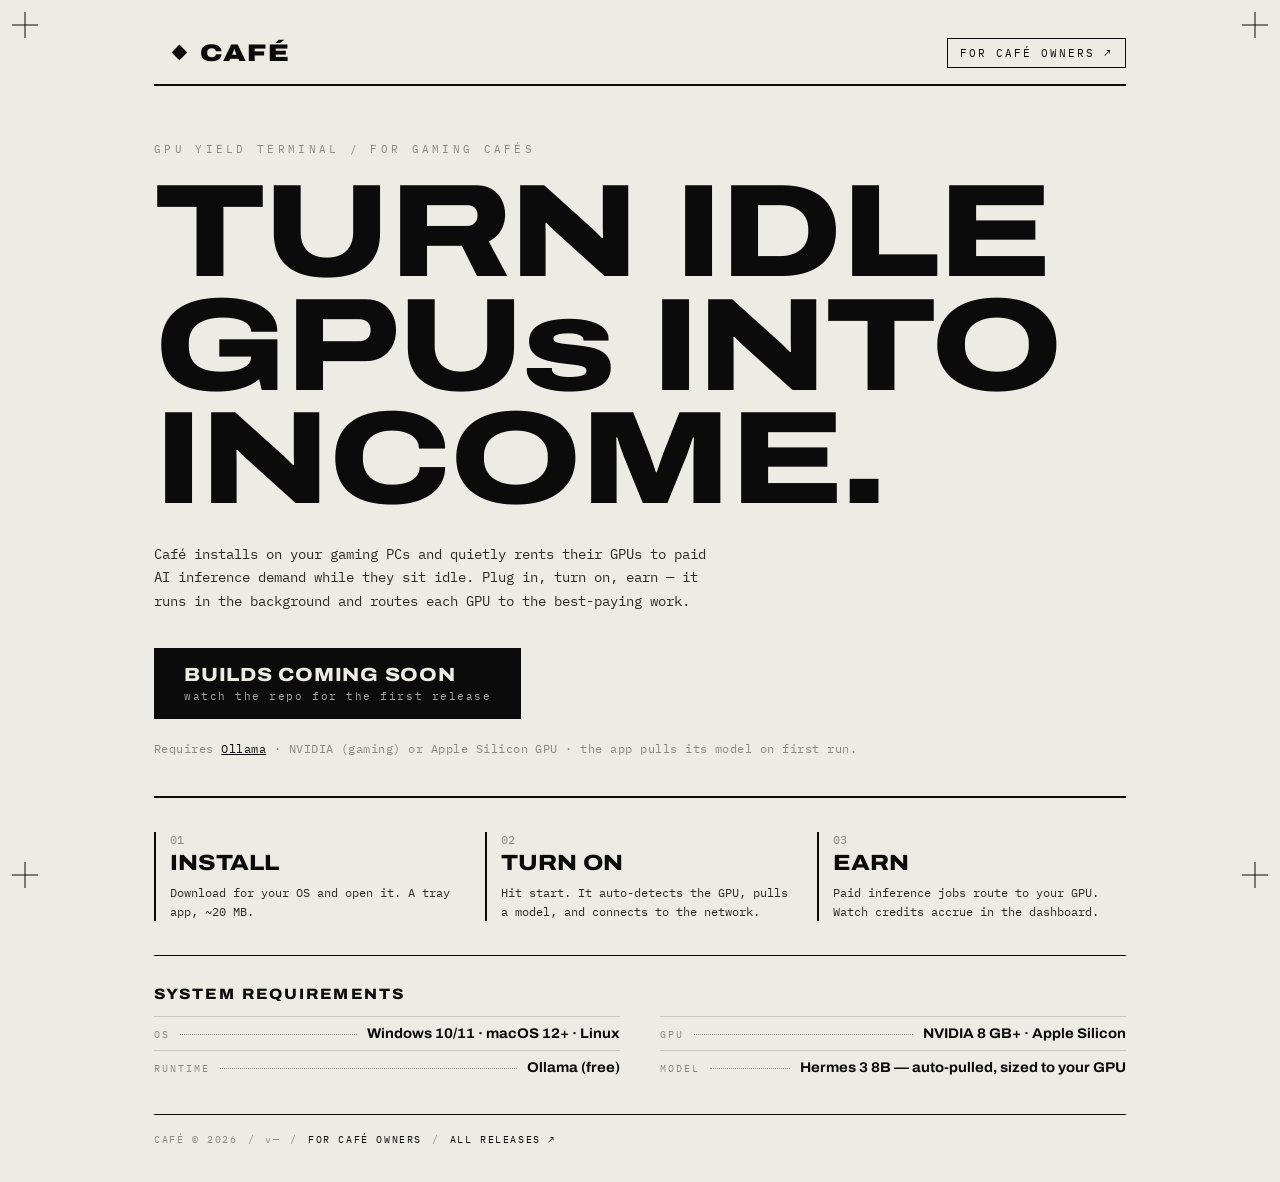
<file: index.html>
<!DOCTYPE html>
<html lang="en">
<head>
  <meta charset="UTF-8" />
  <meta name="viewport" content="width=device-width, initial-scale=1.0" />
  <title>CAFÉ — turn idle GPUs into income</title>
  <meta name="description" content="Café turns idle gaming-café GPUs into income. Install it, turn it on, earn — it routes your GPU to paid AI inference demand." />
  <link rel="preconnect" href="https://fonts.googleapis.com" />
  <link rel="preconnect" href="https://fonts.gstatic.com" crossorigin />
  <link href="https://fonts.googleapis.com/css2?family=Archivo:wdth,wght@62..125,100..900&family=IBM+Plex+Mono:wght@400;500;600;700&display=swap" rel="stylesheet" />
  <link rel="stylesheet" href="style.css" />
</head>
<body>
  <div class="reg reg-tl"></div><div class="reg reg-tr"></div>
  <div class="reg reg-bl"></div><div class="reg reg-br"></div>

  <div class="frame">
    <header class="hdr">
      <div class="brand">
        <svg class="mark" viewBox="0 0 40 40" aria-hidden="true">
          <rect x="20" y="6" width="13" height="13" transform="rotate(45 20 20)" fill="#0b0b0b"/>
        </svg>
        <span class="wm">CAFÉ</span>
      </div>
      <a class="hdr-link" href="cafes.html">FOR CAFÉ OWNERS ↗</a>
    </header>

    <section class="hero">
      <div class="eyebrow">GPU YIELD TERMINAL / FOR GAMING CAFÉS</div>
      <h1 class="big">TURN IDLE<br/>GPUs INTO<br/>INCOME.</h1>
      <p class="lede">
        Café installs on your gaming PCs and quietly rents their GPUs to paid AI
        inference demand while they sit idle. Plug in, turn on, earn — it runs in
        the background and routes each GPU to the best-paying work.
      </p>

      <div class="dl">
        <a id="dl-primary" class="dl-primary" href="#">
          <span class="dl-os" id="dl-os">DOWNLOAD</span>
          <span class="dl-sub" id="dl-sub">detecting platform…</span>
        </a>
        <div class="dl-all" id="dl-all"></div>
      </div>
      <div class="req">Requires <a href="https://ollama.com/download" target="_blank" rel="noopener">Ollama</a> · NVIDIA (gaming) or Apple Silicon GPU · the app pulls its model on first run.</div>
    </section>

    <section class="steps">
      <div class="step"><div class="n">01</div><div class="st">INSTALL</div><div class="sb">Download for your OS and open it. A tray app, ~20&nbsp;MB.</div></div>
      <div class="step"><div class="n">02</div><div class="st">TURN ON</div><div class="sb">Hit start. It auto-detects the GPU, pulls a model, and connects to the network.</div></div>
      <div class="step"><div class="n">03</div><div class="st">EARN</div><div class="sb">Paid inference jobs route to your GPU. Watch credits accrue in the dashboard.</div></div>
    </section>

    <section class="specs">
      <div class="block-hd"><h2>SYSTEM REQUIREMENTS</h2></div>
      <div class="sgrid">
        <div class="srow"><span class="sk">OS</span><span class="dots"></span><span class="sv">Windows 10/11 · macOS 12+ · Linux</span></div>
        <div class="srow"><span class="sk">GPU</span><span class="dots"></span><span class="sv">NVIDIA 8&nbsp;GB+ · Apple Silicon</span></div>
        <div class="srow"><span class="sk">RUNTIME</span><span class="dots"></span><span class="sv">Ollama (free)</span></div>
        <div class="srow"><span class="sk">MODEL</span><span class="dots"></span><span class="sv">Hermes 3 8B — auto-pulled, sized to your GPU</span></div>
      </div>
    </section>

    <footer class="foot">
      <span>CAFÉ © 2026</span><span class="sep">/</span>
      <span id="ver">v—</span><span class="sep">/</span>
      <a href="cafes.html">FOR CAFÉ OWNERS</a><span class="sep">/</span>
      <a href="https://github.com/yungmoogle/cafe-dist/releases" target="_blank" rel="noopener">ALL RELEASES ↗</a>
    </footer>
  </div>
  <script src="app.js"></script>
</body>
</html>
</file>
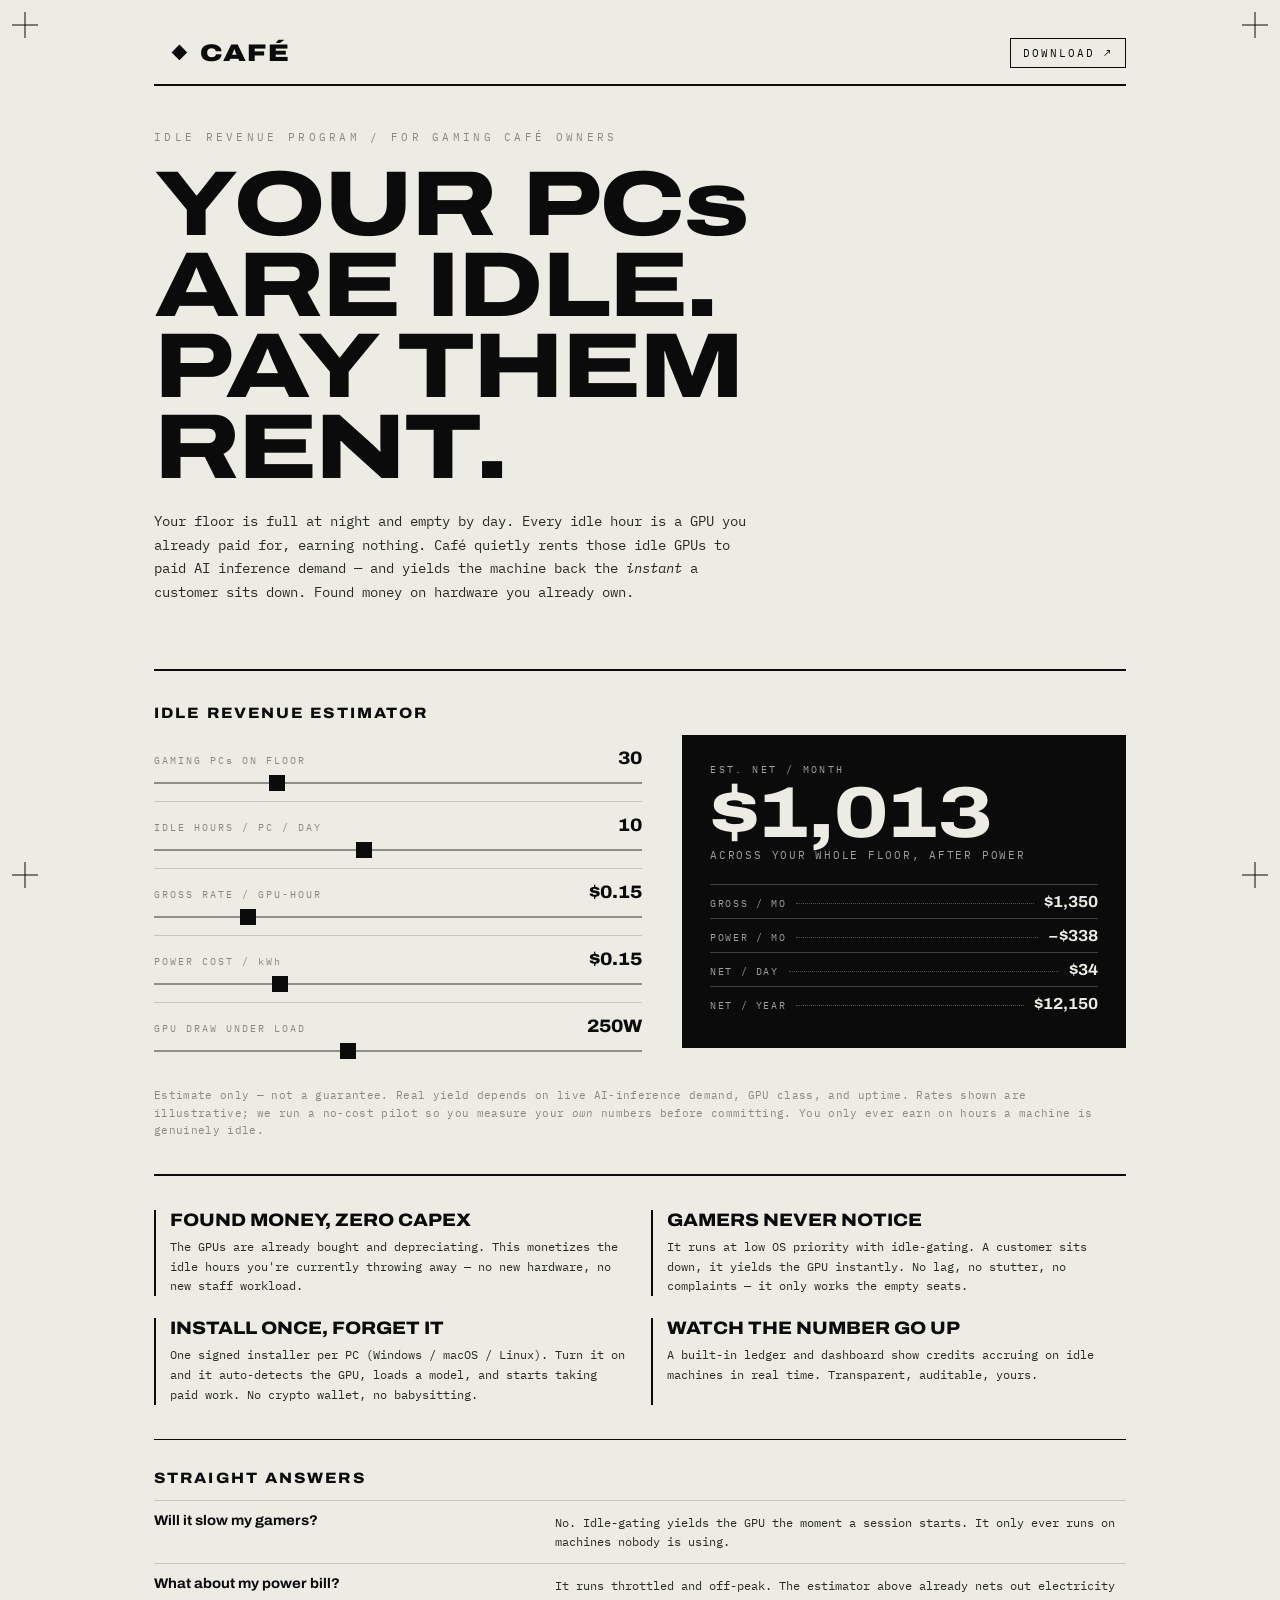
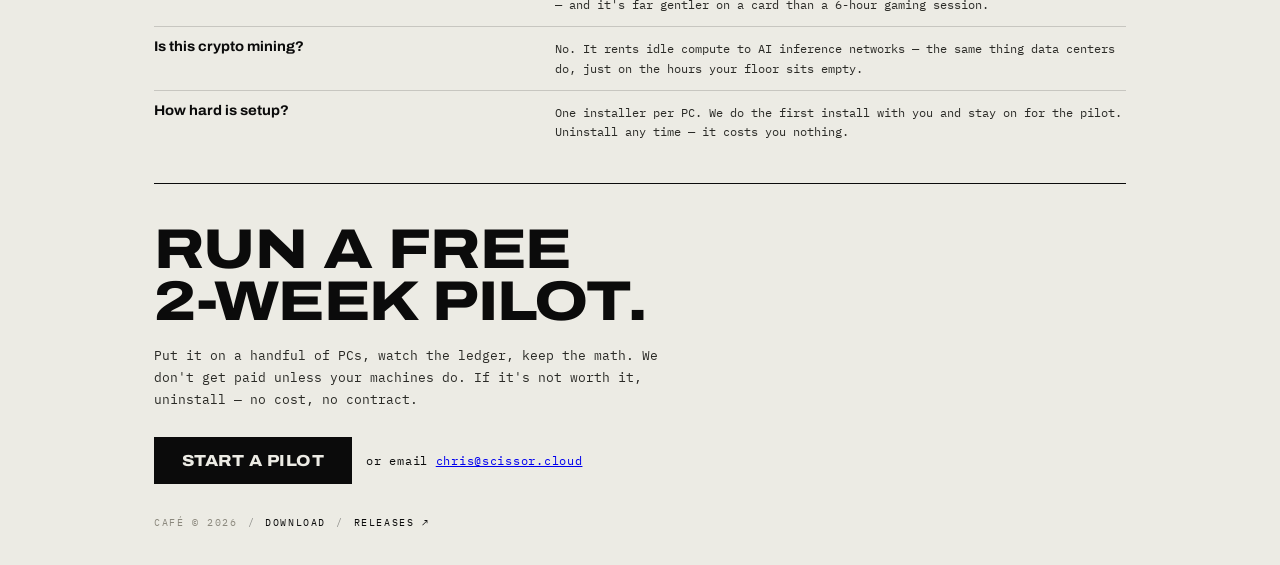
<file: cafes.html>
<!DOCTYPE html>
<html lang="en">
<head>
  <meta charset="UTF-8" />
  <meta name="viewport" content="width=device-width, initial-scale=1.0" />
  <title>CAFÉ — idle revenue for gaming cafés</title>
  <meta name="description" content="Your gaming PCs sit idle most of the day. Café turns those idle GPUs into passive income — and yields instantly the moment a customer sits down. Estimate what your floor could earn." />
  <link rel="preconnect" href="https://fonts.googleapis.com" />
  <link rel="preconnect" href="https://fonts.gstatic.com" crossorigin />
  <link href="https://fonts.googleapis.com/css2?family=Archivo:wdth,wght@62..125,100..900&family=IBM+Plex+Mono:wght@400;500;600;700&display=swap" rel="stylesheet" />
  <link rel="stylesheet" href="style.css" />
  <style>
    /* page-specific — reuses the tokens + base from style.css */
    .kicker { padding: 44px 0 30px; border-bottom: 2px solid var(--ink); }
    .kicker h1 { font-family: var(--disp); font-weight: 800; font-stretch: 125%;
      font-size: clamp(40px, 8vw, 92px); line-height: 0.88; letter-spacing: -0.02em; }
    .kicker .lede { max-width: 600px; margin-top: 22px; font-size: 14px; line-height: 1.7; color: #2a2a26; }

    /* estimator */
    .est { padding: 34px 0; border-bottom: 2px solid var(--ink); }
    .est-grid { display: grid; grid-template-columns: 1.1fr 1fr; gap: 40px; align-items: start; }
    .ctrl { padding: 13px 0; border-top: 1px solid var(--line); }
    .ctrl:first-child { border-top: none; }
    .ctrl .lab { display: flex; justify-content: space-between; align-items: baseline; }
    .ctrl .lk { font-size: 10px; letter-spacing: 0.2em; color: var(--mut); }
    .ctrl .lv { font-family: var(--disp); font-weight: 800; font-stretch: 110%; font-size: 18px; }
    .ctrl input[type=range] { -webkit-appearance: none; appearance: none; width: 100%; height: 2px;
      background: var(--line2); margin-top: 14px; cursor: pointer; }
    .ctrl input[type=range]::-webkit-slider-thumb { -webkit-appearance: none; appearance: none;
      width: 16px; height: 16px; background: var(--ink); border-radius: 0; cursor: pointer; }
    .ctrl input[type=range]::-moz-range-thumb { width: 16px; height: 16px; background: var(--ink);
      border: none; border-radius: 0; cursor: pointer; }

    .readout { border: 2px solid var(--ink); padding: 26px; background: var(--ink); color: var(--paper); }
    .readout .ro-lab { font-size: 10px; letter-spacing: 0.24em; opacity: 0.66; }
    .readout .ro-big { font-family: var(--disp); font-weight: 800; font-stretch: 120%;
      font-size: clamp(44px, 9vw, 72px); line-height: 0.92; margin: 4px 0 2px; }
    .readout .ro-per { font-size: 11px; letter-spacing: 0.16em; opacity: 0.66; margin-bottom: 22px; }
    .ro-row { display: flex; align-items: baseline; gap: 10px; padding: 8px 0; border-top: 1px solid rgba(236,235,228,0.22); }
    .ro-row .rk { font-size: 10px; letter-spacing: 0.16em; opacity: 0.66; white-space: nowrap; }
    .ro-row .rd { flex: 1; border-bottom: 1px dotted rgba(236,235,228,0.3); transform: translateY(-3px); }
    .ro-row .rv { font-family: var(--disp); font-weight: 700; font-stretch: 106%; font-size: 16px; text-align: right; }
    .est-note { margin-top: 18px; font-size: 11px; line-height: 1.6; color: var(--mut); letter-spacing: 0.03em; }

    /* value props */
    .props { display: grid; grid-template-columns: repeat(2, 1fr); gap: 22px; padding: 34px 0; border-bottom: 1px solid var(--ink); }
    .prop { border-left: 2px solid var(--ink); padding-left: 14px; }
    .prop .pt { font-family: var(--disp); font-weight: 800; font-stretch: 112%; font-size: 18px; margin-bottom: 7px; }
    .prop .pb { font-size: 12px; line-height: 1.65; color: #2a2a26; }

    /* objections */
    .obj { padding: 30px 0; border-bottom: 1px solid var(--ink); }
    .obj-row { display: grid; grid-template-columns: 0.8fr 1.2fr; gap: 20px; padding: 12px 0; border-top: 1px solid var(--line); }
    .obj-row .oq { font-family: var(--disp); font-weight: 700; font-stretch: 106%; font-size: 14px; }
    .obj-row .oa { font-size: 12px; line-height: 1.6; color: #2a2a26; }

    /* CTA */
    .cta { padding: 40px 0 14px; }
    .cta h2 { font-family: var(--disp); font-weight: 800; font-stretch: 120%; font-size: clamp(30px, 6vw, 56px); line-height: 0.92; letter-spacing: -0.01em; }
    .cta p { max-width: 520px; margin: 18px 0 26px; font-size: 13px; line-height: 1.7; color: #2a2a26; }
    .cta-act { display: flex; flex-wrap: wrap; gap: 14px; align-items: center; }
    .cta-btn { background: var(--ink); color: var(--paper); text-decoration: none; padding: 15px 28px;
      font-family: var(--disp); font-weight: 800; font-stretch: 112%; font-size: 16px; letter-spacing: 0.03em; }
    .cta-btn:hover { opacity: 0.85; }
    .cta-mail { font-size: 12px; letter-spacing: 0.06em; color: var(--ink); }

    @media (max-width: 720px) {
      .est-grid, .props, .obj-row { grid-template-columns: 1fr; }
    }
    /* clean one-page print = the leave-behind */
    @media print {
      :root { --paper: #fff; }
      body { -webkit-print-color-adjust: exact; print-color-adjust: exact; }
      .reg, .hdr-link, .est input[type=range], .cta-btn { display: none !important; }
      .frame { max-width: none; padding: 0 8px; }
      .est, .props, .obj, .cta, .kicker { break-inside: avoid; }
      a { text-decoration: none; color: var(--ink); }
    }
  </style>
</head>
<body>
  <div class="reg reg-tl"></div><div class="reg reg-tr"></div>
  <div class="reg reg-bl"></div><div class="reg reg-br"></div>

  <div class="frame">
    <header class="hdr">
      <div class="brand">
        <svg class="mark" viewBox="0 0 40 40" aria-hidden="true">
          <rect x="20" y="6" width="13" height="13" transform="rotate(45 20 20)" fill="#0b0b0b"/>
        </svg>
        <span class="wm">CAFÉ</span>
      </div>
      <a class="hdr-link" href="index.html">DOWNLOAD ↗</a>
    </header>

    <section class="kicker">
      <div class="eyebrow">IDLE REVENUE PROGRAM / FOR GAMING CAFÉ OWNERS</div>
      <h1>YOUR PCs<br/>ARE IDLE.<br/>PAY THEM<br/>RENT.</h1>
      <p class="lede">
        Your floor is full at night and empty by day. Every idle hour is a GPU you
        already paid for, earning nothing. Café quietly rents those idle GPUs to paid
        AI inference demand — and yields the machine back the <em>instant</em> a
        customer sits down. Found money on hardware you already own.
      </p>
    </section>

    <!-- ESTIMATOR -->
    <section class="est">
      <div class="block-hd"><h2>IDLE REVENUE ESTIMATOR</h2></div>
      <div class="est-grid">
        <div class="inputs">
          <div class="ctrl">
            <div class="lab"><span class="lk">GAMING PCs ON FLOOR</span><span class="lv" id="v-pcs">30</span></div>
            <input type="range" id="pcs" min="1" max="120" step="1" value="30" />
          </div>
          <div class="ctrl">
            <div class="lab"><span class="lk">IDLE HOURS / PC / DAY</span><span class="lv" id="v-hrs">10</span></div>
            <input type="range" id="hrs" min="1" max="22" step="1" value="10" />
          </div>
          <div class="ctrl">
            <div class="lab"><span class="lk">GROSS RATE / GPU-HOUR</span><span class="lv" id="v-rate">$0.15</span></div>
            <input type="range" id="rate" min="5" max="60" step="1" value="15" />
          </div>
          <div class="ctrl">
            <div class="lab"><span class="lk">POWER COST / kWh</span><span class="lv" id="v-kwh">$0.15</span></div>
            <input type="range" id="kwh" min="5" max="45" step="1" value="15" />
          </div>
          <div class="ctrl">
            <div class="lab"><span class="lk">GPU DRAW UNDER LOAD</span><span class="lv" id="v-watt">250W</span></div>
            <input type="range" id="watt" min="120" max="450" step="10" value="250" />
          </div>
        </div>

        <div class="readout">
          <div class="ro-lab">EST. NET / MONTH</div>
          <div class="ro-big" id="ro-month">$0</div>
          <div class="ro-per">ACROSS YOUR WHOLE FLOOR, AFTER POWER</div>
          <div class="ro-row"><span class="rk">GROSS / MO</span><span class="rd"></span><span class="rv" id="ro-gross">$0</span></div>
          <div class="ro-row"><span class="rk">POWER / MO</span><span class="rd"></span><span class="rv" id="ro-power">−$0</span></div>
          <div class="ro-row"><span class="rk">NET / DAY</span><span class="rd"></span><span class="rv" id="ro-day">$0</span></div>
          <div class="ro-row"><span class="rk">NET / YEAR</span><span class="rd"></span><span class="rv" id="ro-year">$0</span></div>
        </div>
      </div>
      <p class="est-note">
        Estimate only — not a guarantee. Real yield depends on live AI-inference demand,
        GPU class, and uptime. Rates shown are illustrative; we run a no-cost pilot so you
        measure your <em>own</em> numbers before committing. You only ever earn on hours a
        machine is genuinely idle.
      </p>
    </section>

    <!-- VALUE PROPS -->
    <section class="props">
      <div class="prop"><div class="pt">FOUND MONEY, ZERO CAPEX</div><div class="pb">The GPUs are already bought and depreciating. This monetizes the idle hours you're currently throwing away — no new hardware, no new staff workload.</div></div>
      <div class="prop"><div class="pt">GAMERS NEVER NOTICE</div><div class="pb">It runs at low OS priority with idle-gating. A customer sits down, it yields the GPU instantly. No lag, no stutter, no complaints — it only works the empty seats.</div></div>
      <div class="prop"><div class="pt">INSTALL ONCE, FORGET IT</div><div class="pb">One signed installer per PC (Windows / macOS / Linux). Turn it on and it auto-detects the GPU, loads a model, and starts taking paid work. No crypto wallet, no babysitting.</div></div>
      <div class="prop"><div class="pt">WATCH THE NUMBER GO UP</div><div class="pb">A built-in ledger and dashboard show credits accruing on idle machines in real time. Transparent, auditable, yours.</div></div>
    </section>

    <!-- OBJECTIONS -->
    <section class="obj">
      <div class="block-hd"><h2>STRAIGHT ANSWERS</h2></div>
      <div class="obj-row"><div class="oq">Will it slow my gamers?</div><div class="oa">No. Idle-gating yields the GPU the moment a session starts. It only ever runs on machines nobody is using.</div></div>
      <div class="obj-row"><div class="oq">What about my power bill?</div><div class="oa">It runs throttled and off-peak. The estimator above already nets out electricity — and it's far gentler on a card than a 6-hour gaming session.</div></div>
      <div class="obj-row"><div class="oq">Is this crypto mining?</div><div class="oa">No. It rents idle compute to AI inference networks — the same thing data centers do, just on the hours your floor sits empty.</div></div>
      <div class="obj-row"><div class="oq">How hard is setup?</div><div class="oa">One installer per PC. We do the first install with you and stay on for the pilot. Uninstall any time — it costs you nothing.</div></div>
    </section>

    <!-- CTA -->
    <section class="cta">
      <h2>RUN A FREE<br/>2-WEEK PILOT.</h2>
      <p>
        Put it on a handful of PCs, watch the ledger, keep the math. We don't get paid
        unless your machines do. If it's not worth it, uninstall — no cost, no contract.
      </p>
      <div class="cta-act">
        <a class="cta-btn" href="mailto:chris@scissor.cloud?subject=CAFÉ%20idle-revenue%20pilot">START A PILOT</a>
        <span class="cta-mail">or email <a href="mailto:chris@scissor.cloud">chris@scissor.cloud</a></span>
      </div>
    </section>

    <footer class="foot">
      <span>CAFÉ © 2026</span><span class="sep">/</span>
      <a href="index.html">DOWNLOAD</a><span class="sep">/</span>
      <a href="https://github.com/yungmoogle/cafe-dist/releases" target="_blank" rel="noopener">RELEASES ↗</a>
    </footer>
  </div>

  <script>
    (function () {
      const $ = (id) => document.getElementById(id);
      const ids = ["pcs", "hrs", "rate", "kwh", "watt"];
      const fmt = (n) => "$" + Math.round(n).toLocaleString("en-US");

      function recalc() {
        const pcs  = +$("pcs").value;
        const hrs  = +$("hrs").value;
        const rate = +$("rate").value / 100;   // $/GPU-hour
        const kwh  = +$("kwh").value / 100;     // $/kWh
        const watt = +$("watt").value;          // W under load

        // labels
        $("v-pcs").textContent  = pcs;
        $("v-hrs").textContent  = hrs;
        $("v-rate").textContent = "$" + rate.toFixed(2);
        $("v-kwh").textContent  = "$" + kwh.toFixed(2);
        $("v-watt").textContent = watt + "W";

        const gpuHoursMo = pcs * hrs * 30;
        const gross = gpuHoursMo * rate;
        const power = gpuHoursMo * (watt / 1000) * kwh;
        const net   = Math.max(0, gross - power);

        $("ro-gross").textContent = fmt(gross);
        $("ro-power").textContent = "−" + fmt(power);
        $("ro-month").textContent = fmt(net);
        $("ro-day").textContent   = fmt(net / 30);
        $("ro-year").textContent  = fmt(net * 12);
      }

      ids.forEach((id) => $(id).addEventListener("input", recalc));
      recalc();
    })();
  </script>
</body>
</html>
</file>
<file: style.css>
/* CAFÉ landing — black-on-white technical, matches the app. */
:root {
  --paper: #ecebe4; --ink: #0b0b0b; --mut: #8c897e;
  --line: rgba(11,11,11,0.16); --line2: rgba(11,11,11,0.42); --cell: 18px;
  --mono: "IBM Plex Mono", ui-monospace, monospace;
  --disp: "Archivo", "Arial Narrow", sans-serif;
}
* { box-sizing: border-box; margin: 0; padding: 0; }
html, body { background: var(--paper); color: var(--ink); }
body { font-family: var(--mono); -webkit-font-smoothing: antialiased; min-height: 100vh; }

.reg { position: fixed; width: 26px; height: 26px; z-index: 5; pointer-events: none; }
.reg::before, .reg::after { content: ""; position: absolute; background: var(--ink); }
.reg::before { left: 50%; top: 0; width: 1px; height: 100%; transform: translateX(-50%); }
.reg::after { top: 50%; left: 0; height: 1px; width: 100%; transform: translateY(-50%); }
.reg-tl { top: 12px; left: 12px; } .reg-tr { top: 12px; right: 12px; }
.reg-bl { bottom: 12px; left: 12px; } .reg-br { bottom: 12px; right: 12px; }

.frame {
  max-width: 1044px; margin: 0 auto; padding: 36px;
}

.hdr { display: flex; justify-content: space-between; align-items: center;
  border-bottom: 2px solid var(--ink); padding-bottom: 14px; }
.brand { display: flex; align-items: center; gap: 12px; }
.mark { width: 34px; height: 34px; image-rendering: pixelated; }
.wm { font-family: var(--disp); font-weight: 900; font-stretch: 125%; font-size: 24px; letter-spacing: 0.05em; }
.hdr-link { font-size: 11px; letter-spacing: 0.18em; color: var(--ink); text-decoration: none; border: 1px solid var(--ink); padding: 7px 12px; }
.hdr-link:hover { background: var(--ink); color: var(--paper); }

.hero { padding: 56px 0 40px; border-bottom: 2px solid var(--ink); }
.eyebrow { font-size: 11px; letter-spacing: 0.3em; color: var(--mut); margin-bottom: 20px; }
.big { font-family: var(--disp); font-weight: 800; font-stretch: 125%;
  font-size: clamp(56px, 11vw, 132px); line-height: 0.86; letter-spacing: -0.02em; }
.lede { max-width: 560px; margin: 26px 0 34px; font-size: 14px; line-height: 1.7; color: #2a2a26; }

.dl { display: flex; flex-wrap: wrap; gap: 14px; align-items: stretch; }
.dl-primary { display: flex; flex-direction: column; justify-content: center; gap: 4px;
  background: var(--ink); color: var(--paper); text-decoration: none;
  padding: 16px 30px; min-width: 280px; transition: opacity 0.15s; }
.dl-primary:hover { opacity: 0.85; }
.dl-os { font-family: var(--disp); font-weight: 800; font-stretch: 115%; font-size: 19px; letter-spacing: 0.04em; }
.dl-sub { font-size: 11px; letter-spacing: 0.14em; opacity: 0.7; }
.dl-all { display: flex; flex-wrap: wrap; gap: 10px; align-items: center; }
.dl-chip { font-size: 11px; letter-spacing: 0.12em; color: var(--ink); text-decoration: none;
  border: 1px solid var(--line2); padding: 10px 14px; transition: all 0.15s; white-space: nowrap; }
.dl-chip:hover { border-color: var(--ink); }
.dl-chip.off { opacity: 0.4; pointer-events: none; }
.req { margin-top: 22px; font-size: 12px; color: var(--mut); letter-spacing: 0.04em; }
.req a { color: var(--ink); }

.steps { display: grid; grid-template-columns: repeat(3, 1fr); gap: 22px; padding: 34px 0; border-bottom: 1px solid var(--ink); }
.step { border-left: 2px solid var(--ink); padding-left: 14px; }
.step .n { font-size: 12px; color: var(--mut); }
.step .st { font-family: var(--disp); font-weight: 800; font-stretch: 115%; font-size: 22px; margin: 4px 0 8px; }
.step .sb { font-size: 12px; line-height: 1.6; color: #2a2a26; }

.specs { padding: 30px 0; border-bottom: 1px solid var(--ink); }
.block-hd h2 { font-family: var(--disp); font-weight: 800; font-stretch: 110%; font-size: 15px; letter-spacing: 0.14em; margin-bottom: 14px; }
.sgrid { display: grid; grid-template-columns: 1fr 1fr; column-gap: 40px; }
.srow { display: flex; align-items: baseline; gap: 10px; padding: 9px 0; border-top: 1px solid var(--line); }
.srow .sk { font-size: 10px; letter-spacing: 0.2em; color: var(--mut); white-space: nowrap; }
.srow .dots { flex: 1; border-bottom: 1px dotted var(--line2); transform: translateY(-3px); }
.srow .sv { font-family: var(--disp); font-weight: 700; font-stretch: 106%; font-size: 14px; text-align: right; }

.foot { display: flex; gap: 10px; font-size: 10px; letter-spacing: 0.16em; color: var(--mut); padding-top: 18px; align-items: center; }
.foot .sep { color: var(--line2); }
.foot a { color: var(--ink); text-decoration: none; }

@media (max-width: 720px) {
  .steps, .sgrid { grid-template-columns: 1fr; }
}
</file>
